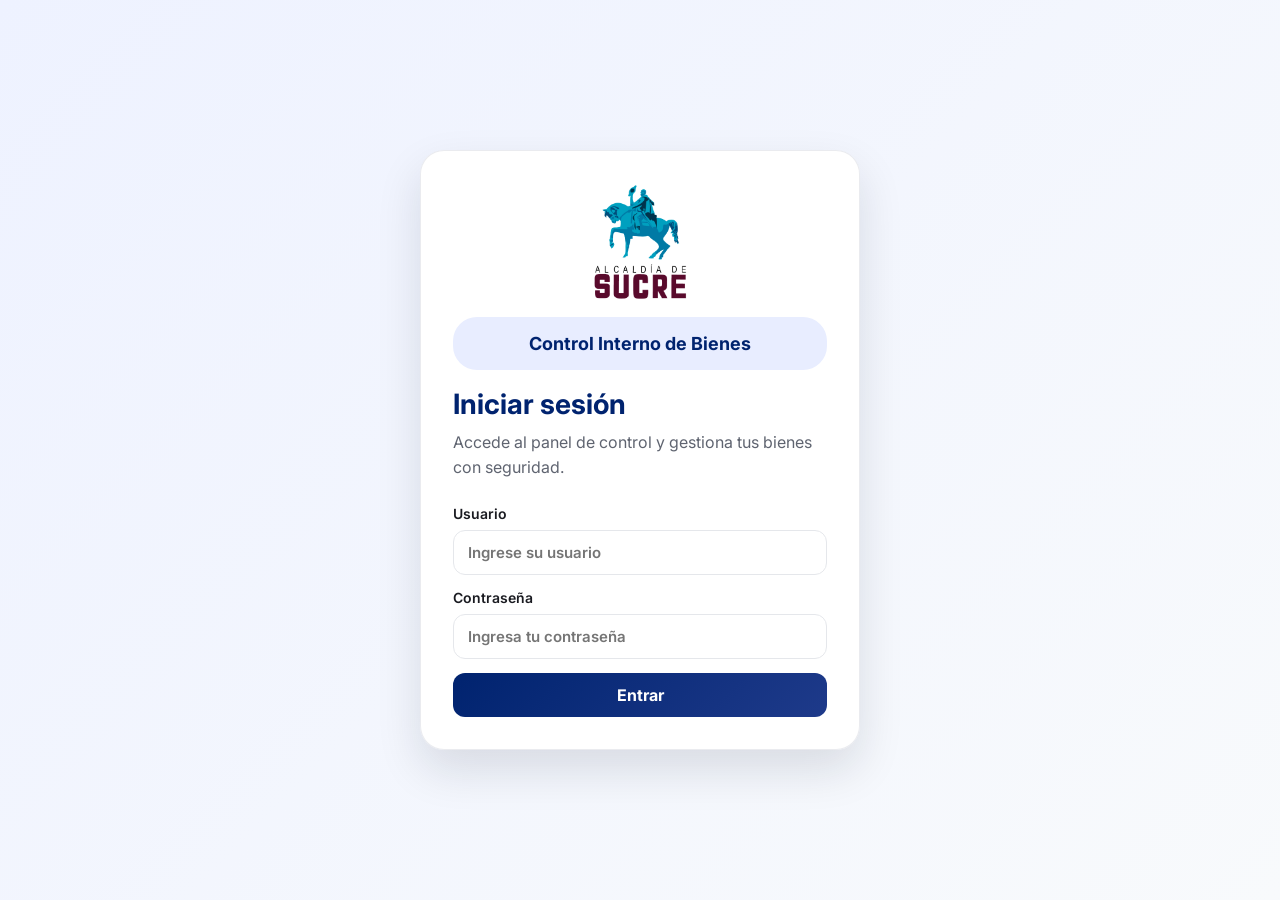
<file: login.html>
<!DOCTYPE html>
<html lang="es">
  <head>
    <meta charset="UTF-8" />
    <meta name="viewport" content="width=device-width, initial-scale=1.0" />
    <title>Iniciar sesión - Gestión BM</title>
    <link rel="preconnect" href="https://fonts.googleapis.com" />
    <link rel="preconnect" href="https://fonts.gstatic.com" crossorigin />
    <link
      href="https://fonts.googleapis.com/css2?family=Inter:wght@400;500;600;700&display=swap"
      rel="stylesheet"
    />
    <link rel="stylesheet" href="assets/styles.css" />
    <style>
      :root {
        color-scheme: light;
        --primary: #00236f;
        --primary-soft: #1e3a8a;
        --surface: #ffffff;
        --surface-muted: #f3f4f6;
        --text: #1a1b21;
        --muted: #5f6470;
        --border: #e5e7eb;
      }

      * {
        box-sizing: border-box;
      }

      body {
        margin: 0;
        min-height: 100vh;
        font-family: 'Inter', sans-serif;
        color: var(--text);
        background: linear-gradient(135deg, #eef2ff 0%, #f8fafc 100%);
      }

      .login-shell {
        min-height: 100vh;
        display: grid;
        place-items: center;
        padding: 24px;
      }

      .login-card {
        width: min(100%, 440px);
        background: rgba(255, 255, 255, 0.95);
        backdrop-filter: blur(10px);
        border: 1px solid rgba(229, 231, 235, 0.8);
        border-radius: 24px;
        box-shadow: 0 20px 45px rgba(15, 23, 42, 0.12);
        padding: 32px;
      }

      .logo {
        display: block;
        width: 100px;
        height: auto;
        margin: 0 auto 16px;
      }

      .brand {
        display: flex;
        flex-direction: column;
        align-items: center;
        gap: 10px;
        padding: 16px 14px;
        border-radius: 24px;
        background: #e8edff;
        color: var(--primary);
        font-weight: 700;
        margin: 0 auto 18px;
        text-align: center;
      }

      .brand span {
        display: block;
        width: 100%;
        text-align: center;
        font-size: 18px;
      }

      h1 {
        margin: 0 0 8px;
        font-size: 28px;
        line-height: 1.2;
        color: var(--primary);
      }

      .subtitle {
        margin: 0 0 24px;
        color: var(--muted);
        line-height: 1.6;
      }

      form {
        display: grid;
        gap: 14px;
      }

      label {
        display: grid;
        gap: 8px;
        font-size: 14px;
        font-weight: 600;
        color: var(--text);
      }

      input {
        width: 100%;
        border: 1px solid var(--border);
        border-radius: 12px;
        padding: 12px 14px;
        font-size: 15px;
        outline: none;
        transition: border-color 0.2s ease, box-shadow 0.2s ease;
      }

      input:focus {
        border-color: var(--primary-soft);
        box-shadow: 0 0 0 3px rgba(30, 58, 138, 0.12);
      }

      .row {
        display: flex;
        align-items: center;
        justify-content: space-between;
        gap: 8px;
        font-size: 13px;
      }

      .checkbox {
        display: flex;
        align-items: center;
        gap: 8px;
        color: var(--muted);
      }

      .checkbox input {
        width: auto;
        margin: 0;
      }

      .link {
        color: var(--primary-soft);
        text-decoration: none;
        font-weight: 600;
      }

      button {
        border: 0;
        border-radius: 12px;
        padding: 12px 16px;
        background: linear-gradient(135deg, var(--primary) 0%, var(--primary-soft) 100%);
        color: white;
        font-weight: 700;
        cursor: pointer;
        transition: transform 0.2s ease, opacity 0.2s ease;
      }

      button:hover {
        transform: translateY(-1px);
        opacity: 0.95;
      }

      button:disabled {
        cursor: wait;
        opacity: 0.8;
      }

      .status {
        margin-top: 14px;
        padding: 10px 12px;
        border-radius: 10px;
        background: #f3f4f6;
        color: var(--muted);
        font-size: 13px;
        text-align: center;
      }

      .status.success {
        background: #dcfce7;
        color: #166534;
      }

      .footer-link {
        margin-top: 16px;
        text-align: center;
        font-size: 14px;
      }
    </style>
  </head>
  <body data-page="login">
    <main class="login-shell">
      <section class="login-card" aria-label="Formulario de inicio de sesión">
        <img class="logo" src="logo alcaldia.png" alt="Logo Alcaldía" />
        <div class="brand">
          <span>Control Interno de Bienes</span>
        </div>

        <h1>Iniciar sesión</h1>
        <p class="subtitle">
          Accede al panel de control y gestiona tus bienes con seguridad.
        </p>

        <form id="loginForm">
          <label for="account">
            Usuario
            <input id="account" name="account" type="text" placeholder="Ingrese su usuario" required />
          </label>

          <label for="password">
            Contraseña
            <input id="password" name="password" type="password" placeholder="Ingresa tu contraseña" required />
          </label>

          <button id="submitButton" type="submit">Entrar</button>
        </form>

        <p id="statusMessage" class="status" role="status" hidden></p>
      </section>
    </main>

    <script src="assets/app.js"></script>
  </body>
</html>
</file>
<file: assets/styles.css>
:root {
    color-scheme: light;
}
*, *::before, *::after {
    box-sizing: border-box;
}
html {
    scroll-behavior: smooth;
}
body {
    margin: 0;
    min-height: 100vh;
    font-family: 'Inter', sans-serif;
    background-color: #F3F4F6;
    color: #1a1b21;
}
.material-symbols-outlined {
    font-variation-settings: 'FILL' 0, 'wght' 400, 'GRAD' 0, 'opsz' 24;
    vertical-align: middle;
}
.custom-scrollbar::-webkit-scrollbar {
    width: 6px;
}
.custom-scrollbar::-webkit-scrollbar-track {
    background: transparent;
}
.custom-scrollbar::-webkit-scrollbar-thumb {
    background: #e5e7eb;
    border-radius: 10px;
}
.glass-card {
    background: rgba(255, 255, 255, 0.8);
    backdrop-filter: blur(8px);
    border: 1px solid rgba(229, 231, 235, 0.5);
}
button,
input,
select,
textarea {
    font: inherit;
}
img {
    display: block;
    max-width: 100%;
}
</file>
